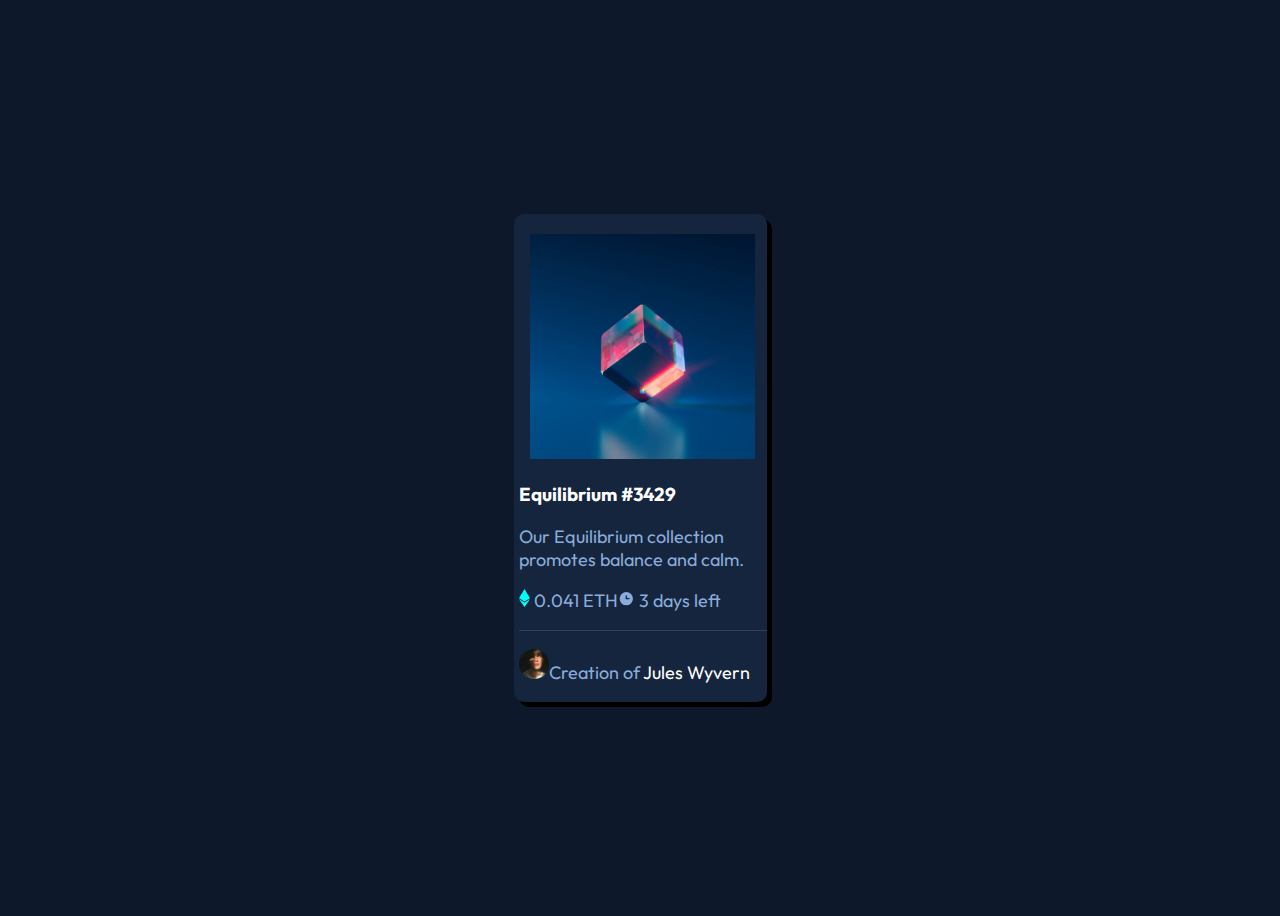
<file: index.html>
<!DOCTYPE html>
<html lang="en">
<head>
    <meta charset="UTF-8">
    <meta name="viewport" content="width=device-width, initial-scale=1.0">
    <title>Document</title>
    <link rel="stylesheet" href="style.css">
    <link rel="preconnect" href="https://fonts.googleapis.com">
<link rel="preconnect" href="https://fonts.gstatic.com" crossorigin>
<link href="https://fonts.googleapis.com/css2?family=Outfit:wght@300;400;600&display=swap" rel="stylesheet">
</head>
<body>

    

        
        <main class="card">  
            <header><img src="image-equilibrium.jpg" alt="" width="225" height="225"></header>  
            <h3>Equilibrium #3429</h3>   
             <p>Our Equilibrium collection promotes balance and calm. </p>
            <p> <img src="icon-ethereum.svg" alt=""> 0.041 ETH<span style="text-align:left"><img src="icon-clock.svg" alt=""> 3 days left</span></p>
            <footer>
                <p> <img src="image-avatar.png" alt="" width="30" height="30">Creation of <span style="color:white">Jules Wyvern</span></p>
            </footer>
        </main>
          

    
</body>
</html>
</file>
<file: style.css>
body{
    background-color: hsl(217, 54%, 11%);
    font-family: 'Outfit', sans-serif;
    display: grid;
    place-content: center;
    min-height: 100vh;
    
}
p{
    font-size: 1.125rem;
    color: hsl(215, 51%, 70%);
}
main{
    max-width: 15.5rem;
    min-height: 250px;
    background-color: hsl(216, 50%, 16%);
    border-radius: 10px;
    padding-left: 5px;
    box-shadow: 5px 5px;
}
h3{
    color: white;
    text-align: left;
}
header{
    text-align: center;
    padding-top: 20px;
}
footer{
    border-top: 1px;
    border-style: solid;
    border-bottom: 0px;
    border-right: 0px;
    border-left: 0px;
    border-color: hsl(215, 32%, 27%);
}
</file>
